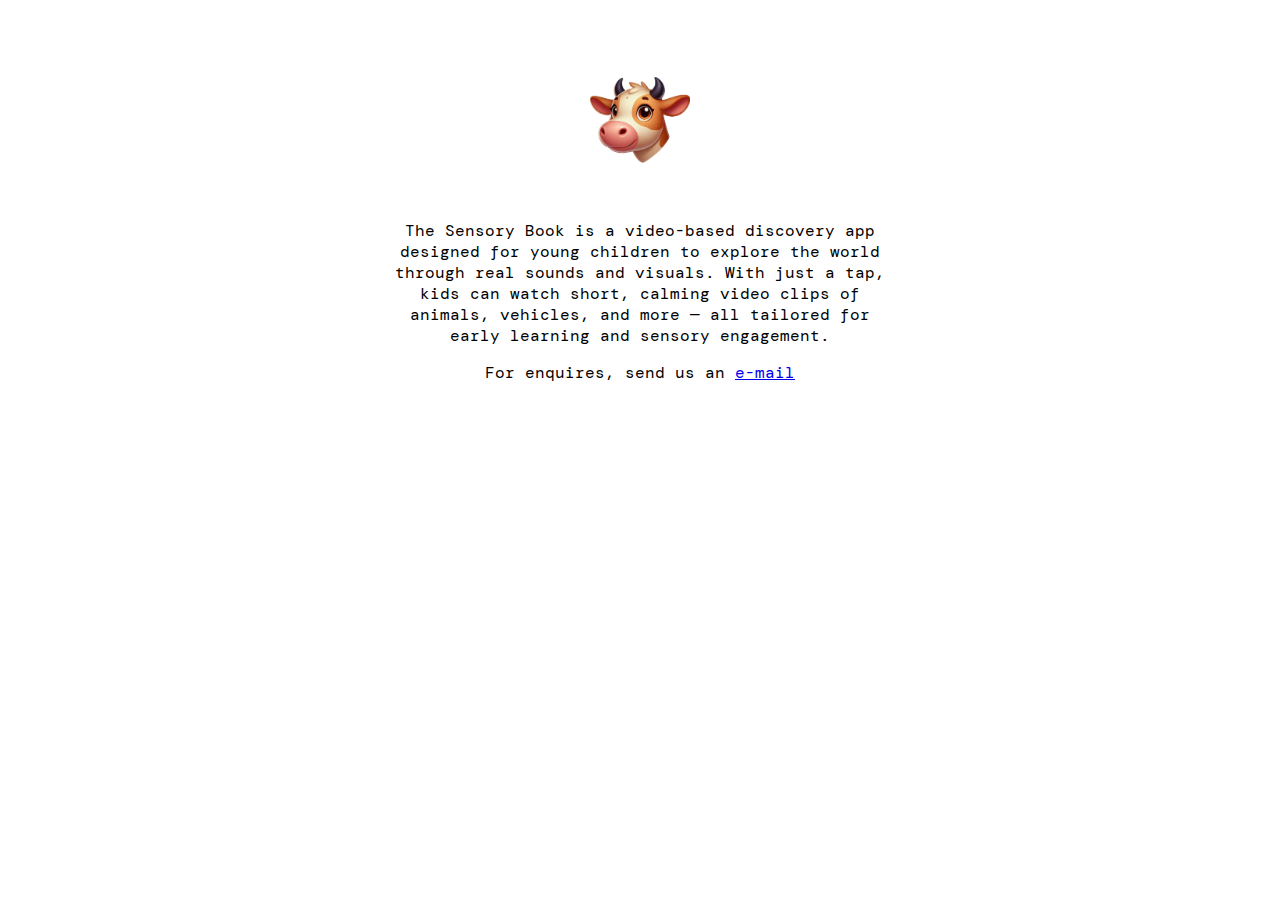
<file: index.html>
<!doctype html>
<html lang="en">
<head>
    <meta charset="UTF-8">
    <meta name="viewport"
          content="width=device-width, user-scalable=no, initial-scale=1.0, maximum-scale=1.0, minimum-scale=1.0">
    <meta http-equiv="X-UA-Compatible" content="ie=edge">
    <link rel="stylesheet" href="style.css">
    <link rel="apple-touch-icon" sizes="180x180" href="assets/apple-touch-icon.png">
    <link rel="icon" type="image/png" sizes="96x96" href="assets/favicon-96x96.png">
    <link rel="icon" type="image/x-icon" href="assets/favicon.ico">
    <link rel="icon" type="image/svg+xml" href="assets/favicon.svg">
    <link rel="manifest" href="assets/site.webmanifest">
    <link rel="preconnect" href="https://fonts.googleapis.com">
    <link rel="preconnect" href="https://fonts.gstatic.com" crossorigin>
    <link href="https://fonts.googleapis.com/css2?family=Open+Sans:wght@400&display=swap" rel="stylesheet">
    <link href="https://fonts.googleapis.com/css2?family=DM+Mono:ital,wght@0,300;1,300&family=Open+Sans:wght@300&display=swap"
          rel="stylesheet">
    <title>The Sensory Book</title>
</head>
<body>
<header class="logo-container">
    <div class="logo">
        <img src="assets/icon.png" alt="The Sensory Book Logo" class="logo-img">
    </div>
</header>
<main class="center-content">
    <p>The Sensory Book is a video-based discovery app designed for young children to explore the world through real
        sounds and visuals. With just a tap, kids can watch short, calming video clips of animals, vehicles, and more —
        all tailored for early learning and sensory engagement.
    </p>
    <p>For enquires, send us an <a href="mailto:thesensorybook@gmail.com">e-mail</a></p>

    <div class="app-stores">
        <!--        <a href="https://apps.apple.com/app/id1604195733" target="_blank">-->
        <!--            <img src="assets/logo-apple-appstore.svg"-->
        <!--                 height="50"-->
        <!--                 width="50"-->
        <!--                 class="icon"/>-->
        <!--        </a>-->
        <!--        <a href="https://play.google.com/store/apps/details?id=app.vinkjeller.vinkjeller" target="_blank">-->
        <!--            <img src="assets/logo-google-playstore.svg"-->
        <!--                 height="50"-->
        <!--                 width="50"-->
        <!--                 class="icon"/>-->
        <!--        </a>-->
    </div>
</main>
</body>
</html>
</file>
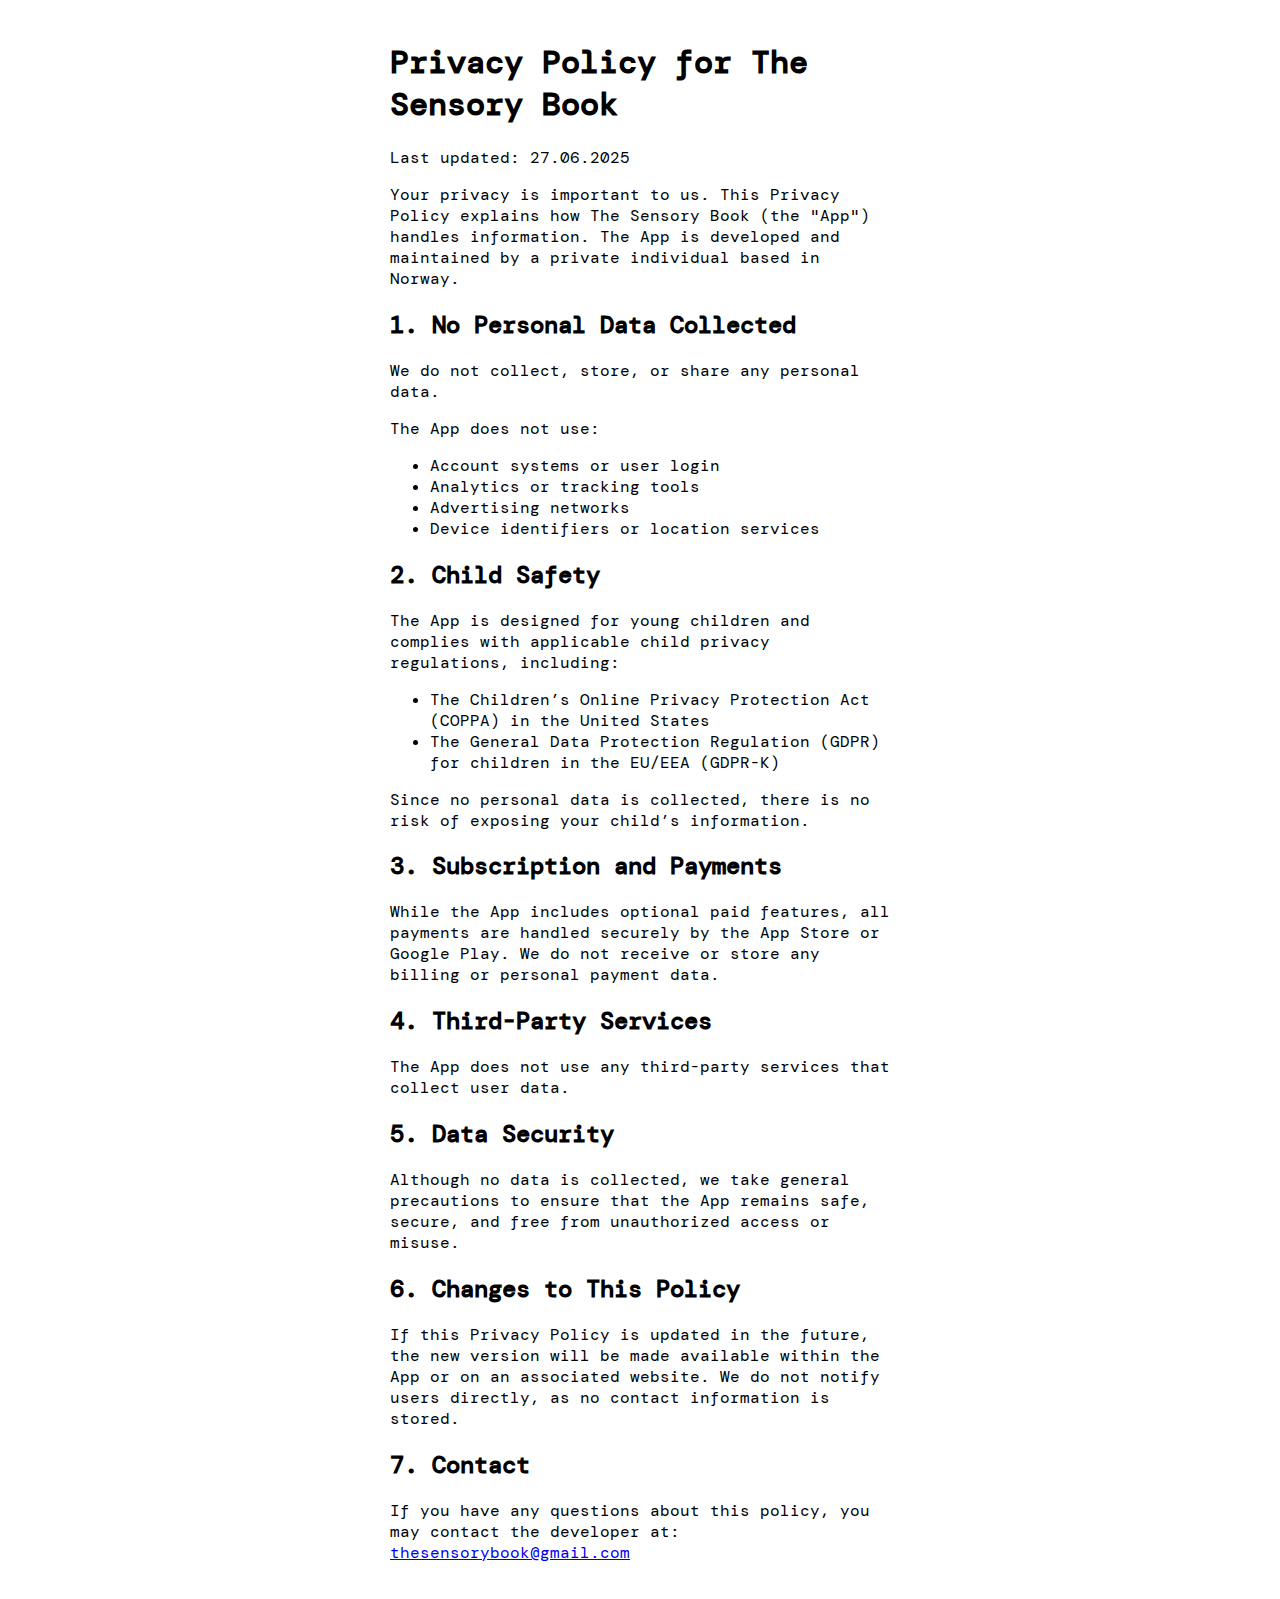
<file: privacy-policy.html>
<!DOCTYPE html>
<html lang="en">
<head>
    <meta charset="UTF-8">
    <meta name="viewport"
          content="width=device-width, user-scalable=no, initial-scale=1.0, maximum-scale=1.0, minimum-scale=1.0">
    <meta http-equiv="X-UA-Compatible" content="ie=edge">
    <link rel="apple-touch-icon" sizes="180x180" href="assets/apple-touch-icon.png">
    <link rel="icon" type="image/png" sizes="96x96" href="assets/favicon-96x96.png">
    <link rel="icon" type="image/x-icon" href="assets/favicon.ico">
    <link rel="icon" type="image/svg+xml" href="assets/favicon.svg">
    <link rel="stylesheet" href="style.css">
    <link rel="preconnect" href="https://fonts.googleapis.com">
    <link rel="preconnect" href="https://fonts.gstatic.com" crossorigin>
    <link href="https://fonts.googleapis.com/css2?family=DM+Mono:ital,wght@0,300;1,300&family=Open+Sans:wght@300&display=swap"
          rel="stylesheet">
    <title>The Sensory Book Privacy Policy</title>
</head>
<body>
<main>
    <header>
        <h1>Privacy Policy for The Sensory Book</h1>
        <p>Last updated: 27.06.2025</p>
    </header>

    <section>
        <p>Your privacy is important to us. This Privacy Policy explains how The Sensory Book (the "App") handles
            information. The App is developed and maintained by a private individual based in Norway.</p>
    </section>

    <section>
        <h2>1. No Personal Data Collected</h2>
        <p>We do not collect, store, or share any personal data.</p>
        <p>The App does not use:</p>
        <ul>
            <li>Account systems or user login</li>
            <li>Analytics or tracking tools</li>
            <li>Advertising networks</li>
            <li>Device identifiers or location services</li>
        </ul>
    </section>

    <section>
        <h2>2. Child Safety</h2>
        <p>The App is designed for young children and complies with applicable child privacy regulations, including:</p>
        <ul>
            <li>The Children’s Online Privacy Protection Act (COPPA) in the United States</li>
            <li>The General Data Protection Regulation (GDPR) for children in the EU/EEA (GDPR-K)</li>
        </ul>
        <p>Since no personal data is collected, there is no risk of exposing your child’s information.</p>
    </section>

    <section>
        <h2>3. Subscription and Payments</h2>
        <p>While the App includes optional paid features, all payments are handled securely by the App Store or Google
            Play. We do not receive or store any billing or personal payment data.</p>
    </section>

    <section>
        <h2>4. Third-Party Services</h2>
        <p>The App does not use any third-party services that collect user data.</p>
    </section>

    <section>
        <h2>5. Data Security</h2>
        <p>Although no data is collected, we take general precautions to ensure that the App remains safe, secure, and
            free from unauthorized access or misuse.</p>
    </section>

    <section>
        <h2>6. Changes to This Policy</h2>
        <p>If this Privacy Policy is updated in the future, the new version will be made available within the App or on
            an associated website. We do not notify users directly, as no contact information is stored.</p>
    </section>

    <section>
        <h2>7. Contact</h2>
        <p>If you have any questions about this policy, you may contact the developer at: <a
                href="mailto:thesensorybook@gmail.com">thesensorybook@gmail.com</a></p>
    </section>
</main>
</body>
</html>
</file>
<file: style.css>
body {
    font-family: 'Open Sans', sans-serif;
    font-size: 16px;
    max-width: 500px;
    margin: auto;
    padding: 20px;
}

.logo-container {
    display: flex;
    width: 100%;
    justify-content: center;
    margin: 50px 0;
}

.logo {
    display: flex;
    flex-direction: column;
    font-size: 5em;
    letter-spacing: 15px;
    align-items: end;
    line-height: 105px;
}

.logo-img {
    width: 100px; /* Adjust size as needed */
    height: auto;
}

main {
    font-family: "DM Mono", monospace;
    font-size: 1rem;
    text-align: left;
}

.center-content {
    text-align: center;
}

.app-stores {
    display: flex;
    justify-content: center;
}

.icon {
    margin: 20px;
}
</file>
